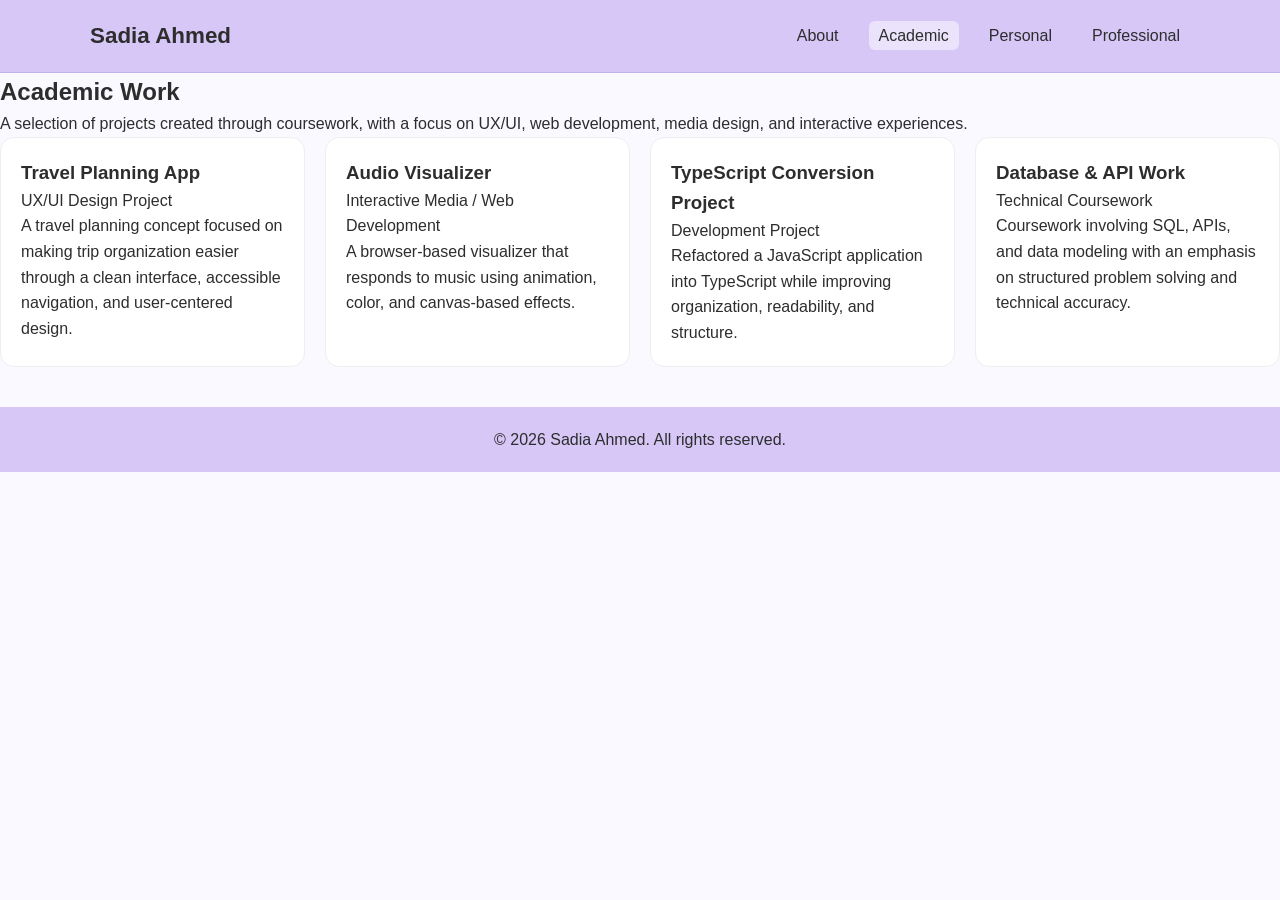
<file: academic.html>
<!DOCTYPE html>
<html lang="en">
<head>
  <meta charset="UTF-8" />
  <meta name="viewport" content="width=device-width, initial-scale=1.0" />
  <title>Academic Work | Sadia Ahmed</title>
  <link rel="stylesheet" href="style.css" />
</head>
<body>
  <header>
    <nav class="navbar">
      <h1 class="logo">Sadia Ahmed</h1>
      <ul class="nav-links">
        <li><a href="index.html">About</a></li>
        <li><a href="academic.html" class="active">Academic</a></li>
        <li><a href="personal.html">Personal</a></li>
        <li><a href="professional.html">Professional</a></li>
      </ul>
    </nav>
  </header>

  <main class="page-content">
    <section class="page-header">
      <h2>Academic Work</h2>
      <p>
        A selection of projects created through coursework, with a focus on
        UX/UI, web development, media design, and interactive experiences.
      </p>
    </section>

    <section class="projects-grid">
      <article class="project-card">
        <h3>Travel Planning App</h3>
        <p class="project-type">UX/UI Design Project</p>
        <p>
          A travel planning concept focused on making trip organization easier
          through a clean interface, accessible navigation, and user-centered design.
        </p>
      </article>

      <article class="project-card">
        <h3>Audio Visualizer</h3>
        <p class="project-type">Interactive Media / Web Development</p>
        <p>
          A browser-based visualizer that responds to music using animation,
          color, and canvas-based effects.
        </p>
      </article>

      <article class="project-card">
        <h3>TypeScript Conversion Project</h3>
        <p class="project-type">Development Project</p>
        <p>
          Refactored a JavaScript application into TypeScript while improving
          organization, readability, and structure.
        </p>
      </article>

      <article class="project-card">
        <h3>Database & API Work</h3>
        <p class="project-type">Technical Coursework</p>
        <p>
          Coursework involving SQL, APIs, and data modeling with an emphasis
          on structured problem solving and technical accuracy.
        </p>
      </article>
    </section>
  </main>

  <footer>
    <p>© 2026 Sadia Ahmed. All rights reserved.</p>
  </footer>
</body>
</html>
</file>
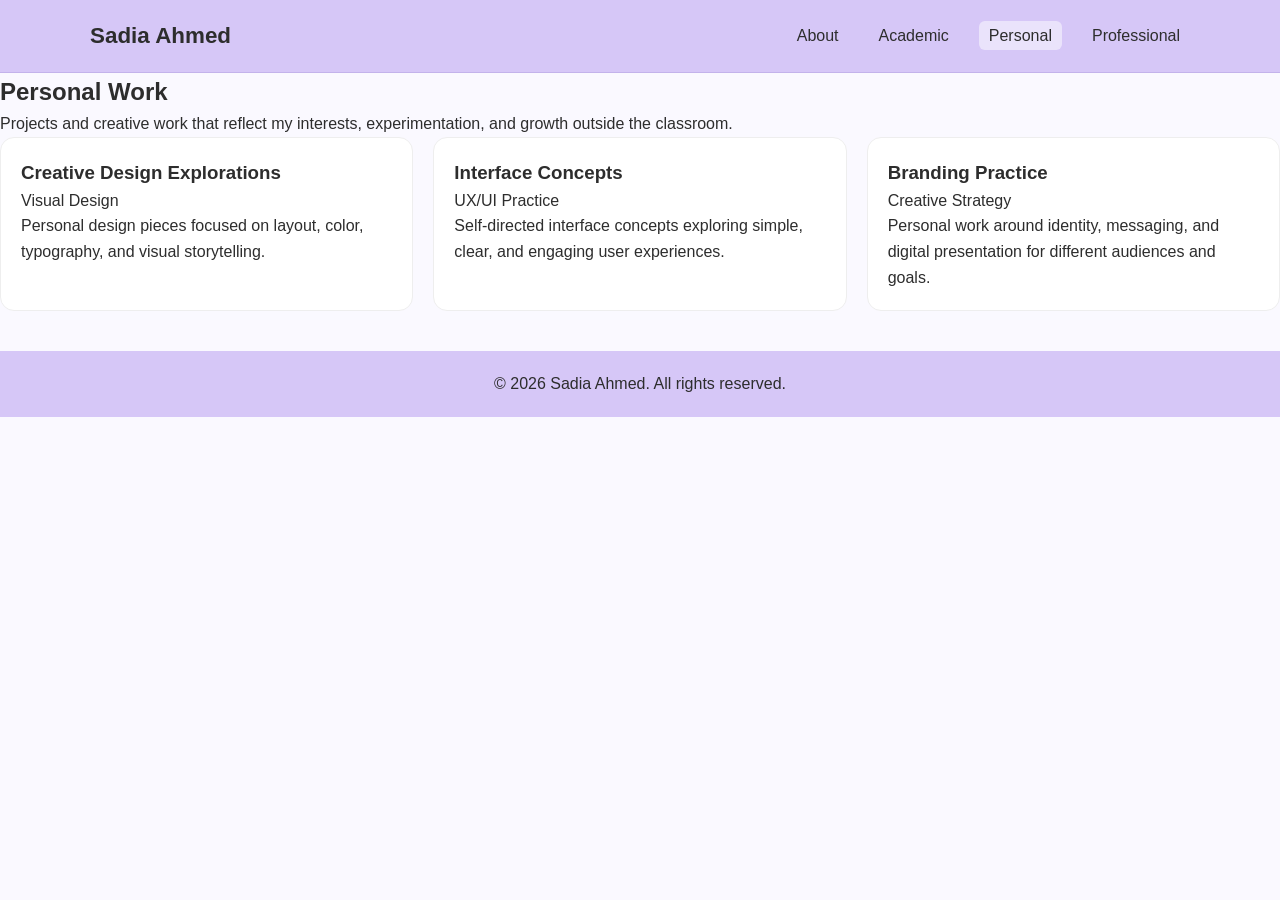
<file: personal.html>
<!DOCTYPE html>
<html lang="en">
<head>
  <meta charset="UTF-8" />
  <meta name="viewport" content="width=device-width, initial-scale=1.0" />
  <title>Personal Work | Sadia Ahmed</title>
  <link rel="stylesheet" href="style.css" />
</head>
<body>
  <header>
    <nav class="navbar">
      <h1 class="logo">Sadia Ahmed</h1>
      <ul class="nav-links">
        <li><a href="index.html">About</a></li>
        <li><a href="academic.html">Academic</a></li>
        <li><a href="personal.html" class="active">Personal</a></li>
        <li><a href="professional.html">Professional</a></li>
      </ul>
    </nav>
  </header>

  <main class="page-content">
    <section class="page-header">
      <h2>Personal Work</h2>
      <p>
        Projects and creative work that reflect my interests, experimentation,
        and growth outside the classroom.
      </p>
    </section>

    <section class="projects-grid">
      <article class="project-card">
        <h3>Creative Design Explorations</h3>
        <p class="project-type">Visual Design</p>
        <p>
          Personal design pieces focused on layout, color, typography,
          and visual storytelling.
        </p>
      </article>

      <article class="project-card">
        <h3>Interface Concepts</h3>
        <p class="project-type">UX/UI Practice</p>
        <p>
          Self-directed interface concepts exploring simple, clear,
          and engaging user experiences.
        </p>
      </article>

      <article class="project-card">
        <h3>Branding Practice</h3>
        <p class="project-type">Creative Strategy</p>
        <p>
          Personal work around identity, messaging, and digital presentation
          for different audiences and goals.
        </p>
      </article>
    </section>
  </main>

  <footer>
    <p>© 2026 Sadia Ahmed. All rights reserved.</p>
  </footer>
</body>
</html>
</file>
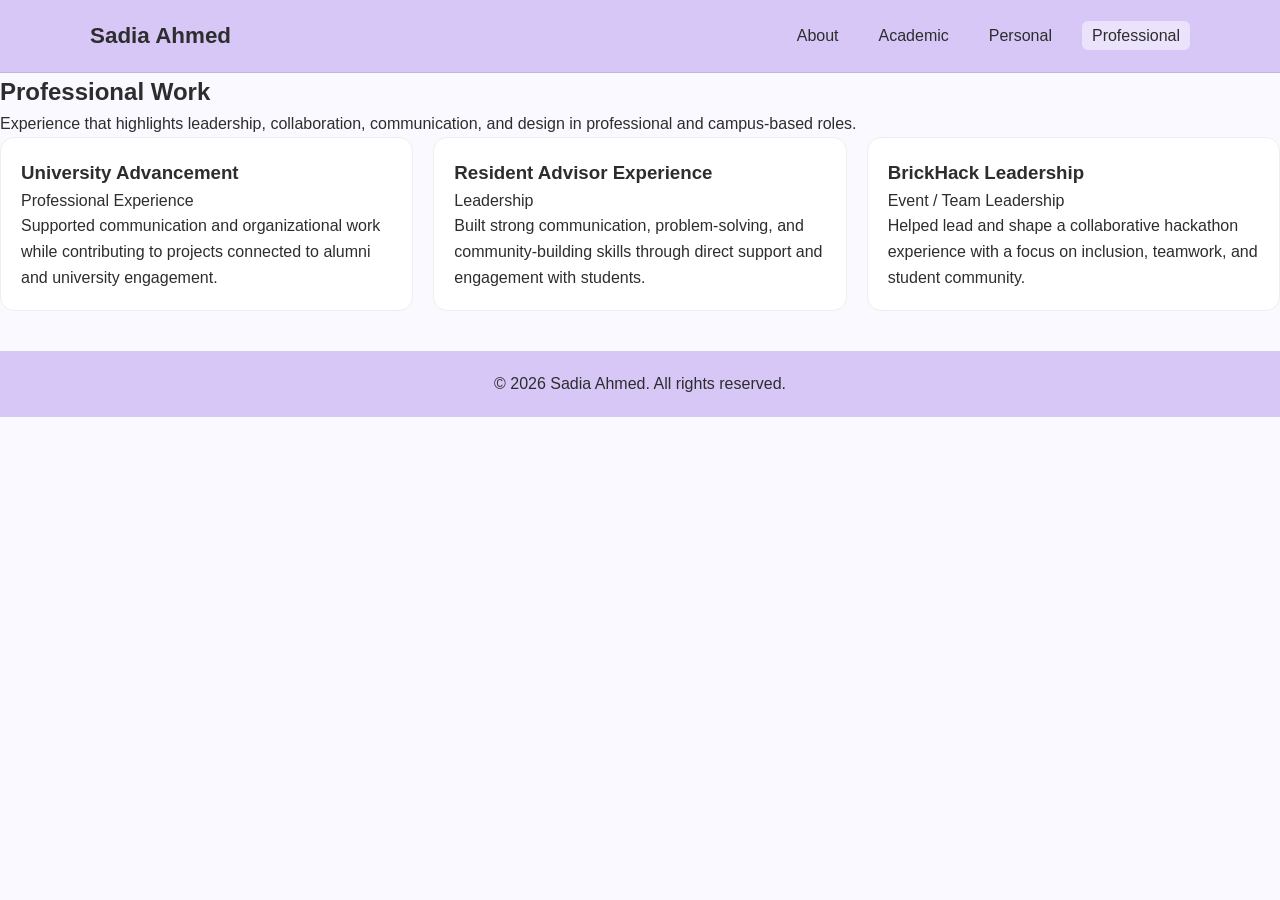
<file: professional.html>
<!DOCTYPE html>
<html lang="en">
<head>
  <meta charset="UTF-8" />
  <meta name="viewport" content="width=device-width, initial-scale=1.0" />
  <title>Professional Work | Sadia Ahmed</title>
  <link rel="stylesheet" href="style.css" />
</head>
<body>
  <header>
    <nav class="navbar">
      <h1 class="logo">Sadia Ahmed</h1>
      <ul class="nav-links">
        <li><a href="index.html">About</a></li>
        <li><a href="academic.html">Academic</a></li>
        <li><a href="personal.html">Personal</a></li>
        <li><a href="professional.html" class="active">Professional</a></li>
      </ul>
    </nav>
  </header>

  <main class="page-content">
    <section class="page-header">
      <h2>Professional Work</h2>
      <p>
        Experience that highlights leadership, collaboration, communication,
        and design in professional and campus-based roles.
      </p>
    </section>

    <section class="projects-grid">
      <article class="project-card">
        <h3>University Advancement</h3>
        <p class="project-type">Professional Experience</p>
        <p>
          Supported communication and organizational work while contributing
          to projects connected to alumni and university engagement.
        </p>
      </article>

      <article class="project-card">
        <h3>Resident Advisor Experience</h3>
        <p class="project-type">Leadership</p>
        <p>
          Built strong communication, problem-solving, and community-building
          skills through direct support and engagement with students.
        </p>
      </article>

      <article class="project-card">
        <h3>BrickHack Leadership</h3>
        <p class="project-type">Event / Team Leadership</p>
        <p>
          Helped lead and shape a collaborative hackathon experience with a focus
          on inclusion, teamwork, and student community.
        </p>
      </article>
    </section>
  </main>

  <footer>
    <p>© 2026 Sadia Ahmed. All rights reserved.</p>
  </footer>
</body>
</html>
</file>
<file: style.css>
/* Reset */
* {
  margin: 0;
  padding: 0;
  box-sizing: border-box;
}

/* Base */
body {
  font-family: 'Segoe UI', sans-serif;
  background-color: #faf9ff;
  color: #2d2d2d;
  line-height: 1.6;
}

/* NAVBAR (Lavender) */
header {
  background: #d6c7f7; /* lavender */
  border-bottom: 1px solid #c3b3eb;
}

.navbar {
  width: 90%;
  max-width: 1100px;
  margin: 0 auto;
  padding: 18px 0;
  display: flex;
  justify-content: space-between;
  align-items: center;
}

.logo {
  font-weight: bold;
  font-size: 1.4rem;
}

.nav-links {
  list-style: none;
  display: flex;
  gap: 20px;
}

.nav-links a {
  text-decoration: none;
  color: #2d2d2d;
  font-weight: 500;
  padding: 6px 10px;
  border-radius: 6px;
  transition: 0.2s;
}

.nav-links a:hover,
.nav-links a.active {
  background-color: #ffffff80;
}

/* HERO */
.hero {
  width: 90%;
  max-width: 1100px;
  margin: 60px auto;
  display: flex;
  gap: 40px;
  flex-wrap: wrap;
  align-items: center;
}

.hero-text h2 {
  font-size: 2.8rem;
  margin-bottom: 10px;
}

.subtitle {
  color: #6b5ca5;
  margin-bottom: 15px;
}

.description {
  margin-bottom: 20px;
}

/* BUTTONS */
.button {
  padding: 12px 18px;
  background: #6b5ca5;
  color: white;
  border-radius: 8px;
  text-decoration: none;
  margin-right: 10px;
  transition: 0.2s;
}

.button:hover {
  background: #57498c;
}

.button.secondary {
  background: #e9e4ff;
  color: #2d2d2d;
}

/* CARDS */
.card, .project-card {
  background: white;
  border-radius: 14px;
  padding: 20px;
  border: 1px solid #eee;
  transition: 0.25s;
}

.card:hover, .project-card:hover {
  transform: translateY(-5px);
  box-shadow: 0 8px 18px rgba(0,0,0,0.08);
}

/* GRID */
.card-grid, .projects-grid {
  display: grid;
  grid-template-columns: repeat(auto-fit, minmax(250px, 1fr));
  gap: 20px;
}

/* CAROUSEL */
.carousel {
  margin-top: 40px;
  position: relative;
  overflow: hidden;
  border-radius: 12px;
}

.carousel-track {
  display: flex;
  transition: transform 0.5s ease;
}

.carousel-item {
  min-width: 100%;
  padding: 40px;
  background: #f3efff;
  text-align: center;
}

.carousel-buttons {
  position: absolute;
  width: 100%;
  top: 50%;
  display: flex;
  justify-content: space-between;
}

.carousel-buttons button {
  background: #6b5ca5;
  color: white;
  border: none;
  padding: 10px;
  cursor: pointer;
}

/* WIDGETS */
.widgets {
  margin: 60px auto;
  width: 90%;
  max-width: 1100px;
}

.widget-grid {
  display: grid;
  grid-template-columns: repeat(auto-fit, minmax(220px, 1fr));
  gap: 20px;
}

.widget {
  background: #ffffff;
  border-radius: 14px;
  padding: 20px;
  border: 1px solid #eee;
  text-align: center;
}

.widget h4 {
  margin-bottom: 10px;
  color: #6b5ca5;
}

/* FOOTER */
footer {
  margin-top: 40px;
  padding: 20px;
  text-align: center;
  background: #d6c7f7;
}
</file>
